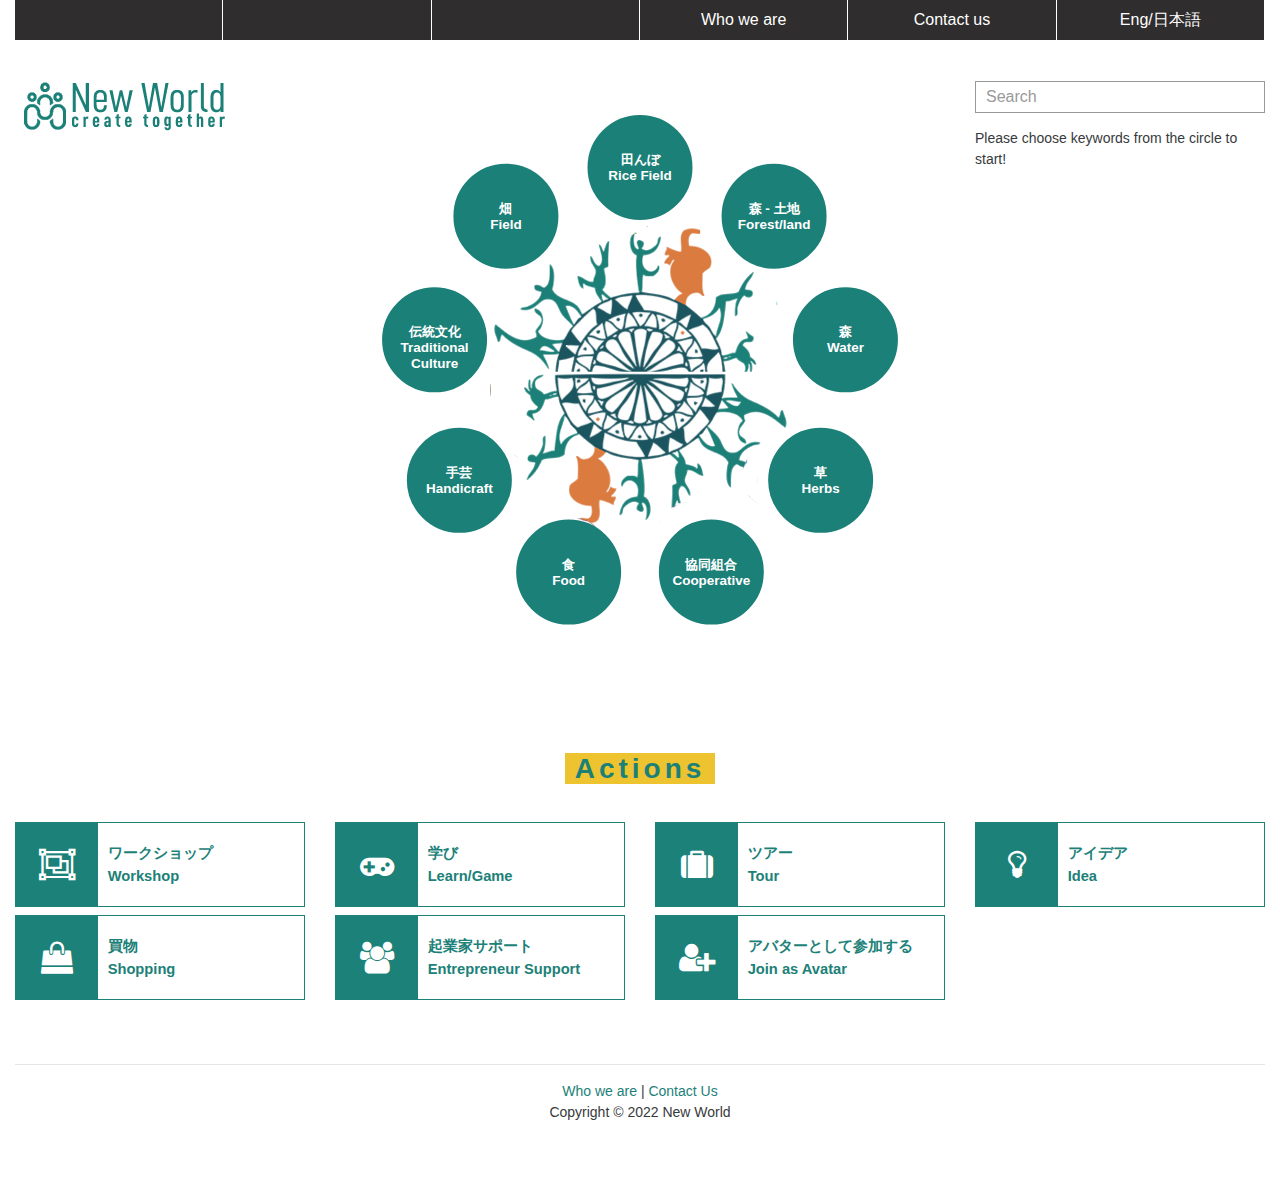
<file: index.html>
<!DOCTYPE html>
<html lang="en">
<head>
    <meta charset="utf-8">
    <meta http-equiv="X-UA-Compatible" content="IE=edge">
    <meta name="viewport" content="width=device-width, initial-scale=1">

    <title>新世界 - New World one piece</title>
    <!-- load stylesheets -->
    <link rel="stylesheet" href="https://fonts.googleapis.com/css?family=Open+Sans:300,400">
    <!-- Google web font "Open Sans" -->
    <link rel="stylesheet" href="font-awesome-4.5.0/css/font-awesome.min.css">
    <!-- Font Awesome -->
    <link rel="stylesheet" href="css/bootstrap.min.css">
    <!-- Bootstrap style -->
    <link rel="stylesheet" href="css/magnific-popup.css">
    <!-- Magnific popup style (http://dimsemenov.com/plugins/magnific-popup/) -->
    <link rel="stylesheet" href="css/style.css">
    <!-- HTML5 shim and Respond.js for IE8 support of HTML5 elements and media queries -->
    <!-- WARNING: Respond.js doesn't work if you view the page via file:// -->
    <!--[if lt IE 9]>
    <script src="https://oss.maxcdn.com/html5shiv/3.7.2/html5shiv.min.js"></script>
    <script src="https://oss.maxcdn.com/respond/1.4.2/respond.min.js"></script>
    <![endif]-->
</head>
<body>
    <!-- Header gallery -->
    <div class="container-fluid">
        <!-- Navigation -->
        <div class="row">
            <div class="col-lg-12">
                <nav class="navbar">
                    
                    <div id="tmNavbar">
                        <div class="nav navbar-nav tm-nav">
                            
                            <div class="col-xs-12 col-sm-12 col-md-4 col-lg-4 col-xl-4 tm-pad-0 tm-nav-item-pair tm-dummy-nav-item">
                                <div class="nav-item none">
                                </div>
                                <div class="nav-item none">
                                </div>
                            </div>
                            
                            <div class="col-xs-12 col-sm-12 col-md-4 col-lg-4 col-xl-4 tm-pad-0 tm-nav-item-pair">
                                <div class="col-xs-6 col-sm-6 col-md-6 col-lg-6 col-xl-6 nav-item">
                                </div>
                                <div class="col-xs-6 col-sm-6 col-md-6 col-lg-6 col-xl-6 nav-item">
                                    <a class="nav-link" href="about.html">Who we are</a>
                                </div>
                            </div>

                            <div class="col-xs-12 col-sm-12 col-md-4 col-lg-4 col-xl-4 tm-pad-0 tm-nav-item-pair">
                                <div class="col-xs-6 col-sm-6 col-md-6 col-lg-6 col-xl-6 nav-item">
                                    <a class="nav-link" href="contact.html">Contact us</a>
                                </div>
                                <div class="col-xs-6 col-sm-6 col-md-6 col-lg-6 col-xl-6 nav-item">
                                    <a class="nav-link" href="#!">Eng/日本語</a>
                                </div>
                            </div>                            
                            
                        </div>    
                    </div>                    
                </nav>     
            </div>
        </div> <!-- row -->

        <div class="row tm-row-margin-b tm-content-boxes-row">

            <div class="col-xs-12 col-sm-12 col-md-6 col-lg-3 col-xl-3 img-logo">
                <img src="img/new-world.png" alt="new-world-logo">
            </div>

            <div class="col-xs-12 col-sm-12 col-md-6 col-lg-3 offset-md-6">
                
                <form class="form-inline">
                    <input class="form-control" type="search" placeholder="Search" aria-label="Search">
                </form>
                <p>Please choose keywords from the circle to start!</p>
                
            </div>

        </div>

        <div class="row tm-row-margin-b tm-content-boxes-row">
            <div class="col-md-12 bunderan">
                <div class="icon"><img src="img/new_world_center.png" alt="">
                    <ul class="menu">
                        
                        <li class="spread">
                            <a class="unit" href="list.html">
                                <span class="text-bunder">森 - 土地<br>Forest/land</span>
                            </a>
                        </li>
                        
                        <li class="spread">
                            <a class="unit" href="list.html">
                                <span class="text-bunder">森<br>Water</span>
                            </a>
                        </li>
                        
                        <li class="spread">
                            <a class="unit" href="list.html">
                                <span class="text-bunder">草<br>Herbs</span>
                            </a>
                        </li>
                        
                        <li class="spread">
                            <a class="unit" href="list.html">
                                <span class="text-bunder">協同組合<br>Cooperative</span>
                            </a>
                        </li>
                        
                        <li class="spread">
                            <a class="unit" href="list.html">
                                <span class="text-bunder">食<br>Food</span>
                            </a>
                        </li>
                        
                        <li class="spread">
                            <a class="unit" href="list.html">
                                <span class="text-bunder">手芸<br>Handicraft</span>
                            </a>
                        </li>
                        
                        <li class="spread">
                            <a class="unit" href="list.html">
                                <span class="text-bunder">伝統文化<br>Traditional Culture</span>
                            </a>
                        </li>
                        
                        <li class="spread">
                            <a class="unit" href="list.html">
                                <span class="text-bunder">畑<br>Field</span>
                            </a>
                        </li>
                        
                        <li class="spread">
                            <a class="unit" href="list.html">
                                <span class="text-bunder">田んぼ<br>Rice Field</span>
                            </a>
                        </li>

                        
                    </ul>
                </div>
            </div>
            <!-- .col-md-12 -->

        </div>

        <div class="row">
            <div class="col-xs-12 col-sm-12 col-md-12 col-lg-12 col-xl-12 text-tengah">
                <h3 class="text-xs-center">
                    <span>Actions</span>
                </h3>
            </div>
        </div>
        <ul class="row">
            <li class="tm-tab-link-item col-md-3">
                <a id="tab2" href="actions.html" class="tm-tab-link">
                    <i class="fa fa-object-group tm-tab-icon"></i>
                    <span class="tm-tab-link-label">
                        ワークショップ
                        <br>Workshop
                    </span>
                </a>
            </li>

            <li class="tm-tab-link-item col-md-3">
                <a id="tab3" href="actions.html" class="tm-tab-link">
                    <i class="fa fa-gamepad tm-tab-icon"></i>
                    <span class="tm-tab-link-label">
                        学び
                        <br>Learn/Game
                    </span>
                </a>
            </li>

            <li class="tm-tab-link-item col-md-3">
                <a id="tab4" href="actions.html" class="tm-tab-link">
                    <i class="fa fa-suitcase tm-tab-icon"></i>
                    <span class="tm-tab-link-label">
                        ツアー
                        <br>Tour
                    </span>
                </a>
            </li>

            <li class="tm-tab-link-item col-md-3">
                <a id="tab5" href="actions.html" class="tm-tab-link">
                    <i class="fa fa-lightbulb-o tm-tab-icon"></i>
                    <span class="tm-tab-link-label">
                        アイデア
                        <br>Idea
                    </span>
                </a>
            </li>
            <li class="tm-tab-link-item col-md-3">
                <a id="tab6" href="actions.html" class="tm-tab-link">
                    <i class="fa fa-shopping-bag tm-tab-icon"></i>
                    <span class="tm-tab-link-label">
                        買物
                        <br>Shopping
                    </span>
                </a>
            </li>
            <li class="tm-tab-link-item col-md-3">
                <a id="tab7" href="actions.html" class="tm-tab-link">
                    <i class="fa fa-users tm-tab-icon"></i>
                    <span class="tm-tab-link-label">
                        起業家サポート
                        <br>Entrepreneur Support
                    </span>
                </a>
            </li>
            <li class="tm-tab-link-item col-md-3">
                <a id="tab8" href="actions.html" class="tm-tab-link">
                    <i class="fa fa-user-plus tm-tab-icon"></i>
                    <span class="tm-tab-link-label">
                        アバターとして参加する
                        <br>Join as Avatar
                    </span>
                </a>
            </li>
        </ul>

        <footer class="row tm-footer tm-content-boxes-row">
            <div class="col-xs-12 col-sm-12 col-md-12 col-lg-12 col-xl-12">
                <hr>
                <p class="text-xs-center no-margin">
                    <a href="#!">Who we are</a> | <a href="#!">Contact Us</a></p>
                <p class="text-xs-center tm-copyright">
                    Copyright &copy; 2022 New World
                </p>
            </div>
        </footer>    
    </div>
    <!-- container-fluid -->
    
    <!-- load JS files -->
    <script src="js/jquery-1.11.3.min.js"></script>
    <script src="https://www.atlasestateagents.co.uk/javascript/tether.min.js"></script>
    <!-- Tether for Bootstrap (http://stackoverflow.com/questions/34567939/how-to-fix-the-error-error-bootstrap-tooltips-require-tether-http-github-h) -->
    <script src="js/bootstrap.min.js"></script>
    <!-- Bootstrap (http://v4-alpha.getbootstrap.com/) -->
</body>
</html>
</file>
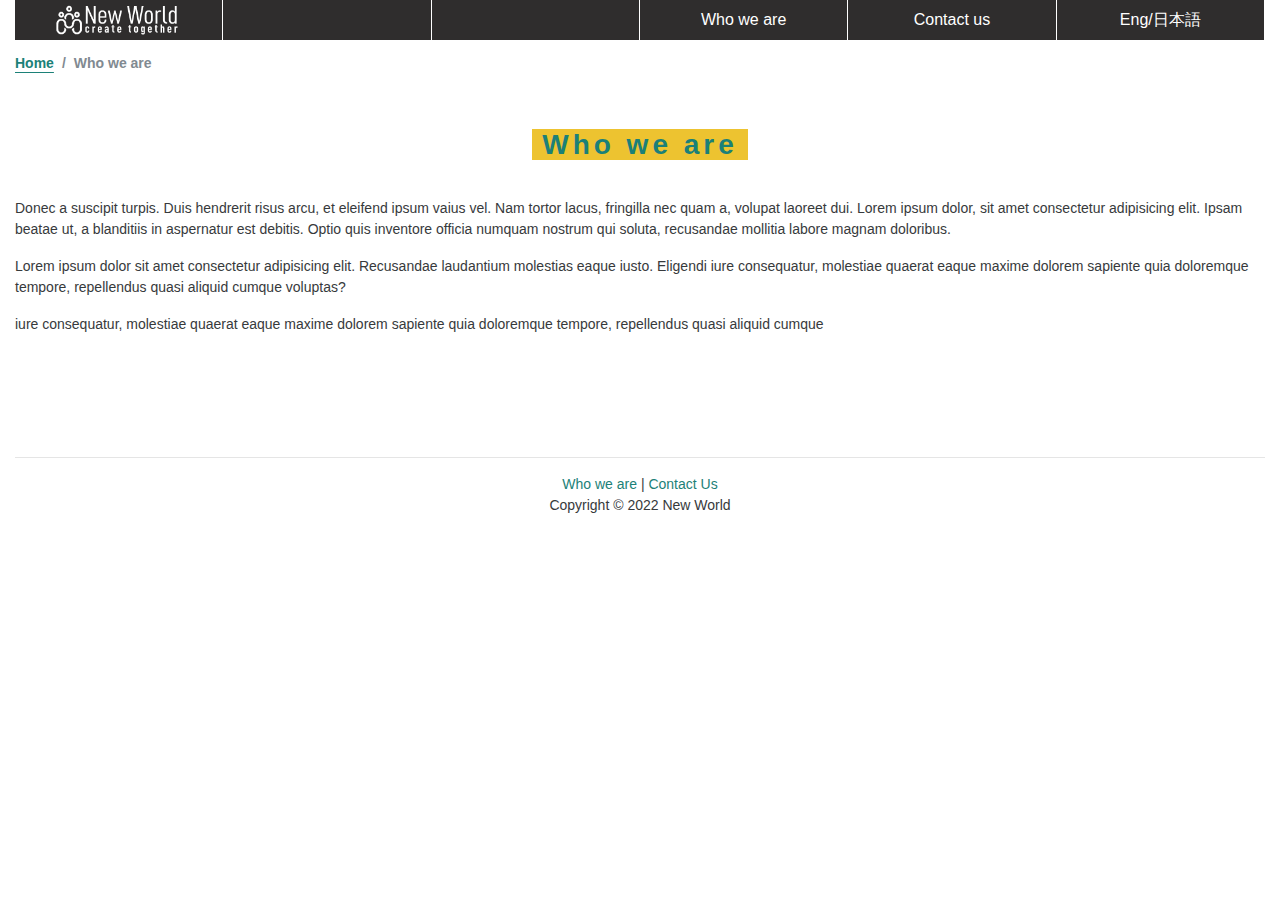
<file: about.html>
<!DOCTYPE html>
<html lang="en">

<head>
    <meta charset="utf-8">
    <meta http-equiv="X-UA-Compatible" content="IE=edge">
    <meta name="viewport" content="width=device-width, initial-scale=1">

    <title>新世界 - New World</title>
    <!-- load stylesheets -->
    <link rel="stylesheet" href="https://fonts.googleapis.com/css?family=Open+Sans:300,400">
    <!-- Google web font "Open Sans" -->
    <link rel="stylesheet" href="font-awesome-4.5.0/css/font-awesome.min.css"> <!-- Font Awesome -->
    <link rel="stylesheet" href="css/bootstrap.min.css"> <!-- Bootstrap style -->
    <link rel="stylesheet" href="css/magnific-popup.css">
    <!-- Magnific popup style (http://dimsemenov.com/plugins/magnific-popup/) -->
    <link rel="stylesheet" href="css/style.css">

    <!-- HTML5 shim and Respond.js for IE8 support of HTML5 elements and media queries -->
    <!-- WARNING: Respond.js doesn't work if you view the page via file:// -->
    <!--[if lt IE 9]>
    <script src="https://oss.maxcdn.com/html5shiv/3.7.2/html5shiv.min.js"></script>
    <script src="https://oss.maxcdn.com/respond/1.4.2/respond.min.js"></script>
    <![endif]-->
</head>

<body>
    <!-- Header gallery -->
    <div class="container-fluid">
        <!-- Navigation -->
        <div class="row">
            <div class="col-lg-12">
                <nav class="navbar">

                    <div id="tmNavbar">
                        <div class="nav navbar-nav tm-nav">

                            <div
                                class="col-xs-12 col-sm-12 col-md-4 col-lg-4 col-xl-4 tm-pad-0 tm-nav-item-pair tm-dummy-nav-item">
                                <div class="nav-item none">
                                    <a href="index.html"><img class="white-logo" src="img/new-world-putih.png" alt="logo new world"></a>
                                </div>
                                <div class="nav-item none">
                                </div>
                            </div>

                            <div class="col-xs-12 col-sm-12 col-md-4 col-lg-4 col-xl-4 tm-pad-0 tm-nav-item-pair">
                                <div class="col-xs-6 col-sm-6 col-md-6 col-lg-6 col-xl-6 nav-item">
                                    <a class="display-mobile" href="index.html"><img class="white-logo" src="img/new-world-putih.png" alt="logo new world"></a>
                                </div>
                                <div class="col-xs-6 col-sm-6 col-md-6 col-lg-6 col-xl-6 nav-item">
                                    <a class="nav-link" href="about.html">Who we are</a>
                                </div>
                            </div>

                            <div class="col-xs-12 col-sm-12 col-md-4 col-lg-4 col-xl-4 tm-pad-0 tm-nav-item-pair">
                                <div class="col-xs-6 col-sm-6 col-md-6 col-lg-6 col-xl-6 nav-item">
                                    <a class="nav-link" href="contact.html">Contact us</a>
                                </div>
                                <div class="col-xs-6 col-sm-6 col-md-6 col-lg-6 col-xl-6 nav-item">
                                    <a class="nav-link" href="#!">Eng/日本語</a>
                                </div>
                            </div>
                        </div>
                    </div>
                </nav>
            </div>
        </div> <!-- row -->

        <div class="row">
            <div class="col-xs-12">
                <nav aria-label="breadcrumb">
                    <ol class="breadcrumb">
                        <li class="breadcrumb-item"><a href="index.html">Home</a></li>
                        <li class="breadcrumb-item active" aria-current="page">Who we are</li>
                    </ol>
                </nav>
            </div>
        </div>

        <div class="row tm-services-row detail">
            <div class="col-xs-12 text-tengah">
                <h3 class="text-xs-center">
                    <span>
                    Who we are
                    </span>
                </h3>
                <p>Donec a suscipit turpis. Duis hendrerit risus arcu, et eleifend ipsum vaius vel. Nam tortor
                    lacus, fringilla nec quam a, volupat laoreet dui. Lorem ipsum dolor, sit amet consectetur adipisicing elit. Ipsam beatae ut, a blanditiis in aspernatur est debitis. Optio quis inventore officia numquam nostrum qui soluta, recusandae mollitia labore magnam doloribus. </p>
                <p>Lorem ipsum dolor sit amet consectetur adipisicing elit. Recusandae laudantium molestias eaque iusto. Eligendi iure consequatur, molestiae quaerat eaque maxime dolorem sapiente quia doloremque tempore, repellendus quasi aliquid cumque voluptas?</p>

                <p>iure consequatur, molestiae quaerat eaque maxime dolorem sapiente quia doloremque tempore, repellendus quasi aliquid cumque</p>
            </div>
        </div>
        <!-- .row .tm-services-row -->

        <footer class="row tm-footer tm-content-boxes-row">
            <div class="col-xs-12 col-sm-12 col-md-12 col-lg-12 col-xl-12">
                <hr>
                <p class="text-xs-center no-margin">
                    <a href="#!">Who we are</a> | <a href="#!">Contact Us</a></p>
                <p class="text-xs-center tm-copyright">
                    Copyright &copy; 2022 New World
                </p>
            </div>
        </footer>

    

    </div> <!-- container-fluid -->

    <!-- load JS files -->
    <script src="js/jquery-1.11.3.min.js"></script> <!-- jQuery (https://jquery.com/download/) -->
    <script src="https://www.atlasestateagents.co.uk/javascript/tether.min.js"></script>
    <!-- Tether for Bootstrap (http://stackoverflow.com/questions/34567939/how-to-fix-the-error-error-bootstrap-tooltips-require-tether-http-github-h) -->
    <script src="js/bootstrap.min.js"></script> <!-- Bootstrap (http://v4-alpha.getbootstrap.com/) -->
    <script src="js/jquery.magnific-popup.min.js"></script> <!-- Magnific popup (http://dimsemenov.com/plugins/magnific-popup/) -->
    <script>     
    
        $(window).load(function(){

            /* Gallery pop up
            -----------------------------------------*/
            $('.tm-header-gallery').magnificPopup({
                delegate: 'a', // child items selector, by clicking on it popup will open
                type: 'image',
                gallery:{enabled:true}                
            });

            // Tabs
            // http://stackoverflow.com/questions/11645081/how-to-build-simple-tabs-with-jquery
            $('.tm-tab-content-box').hide();                
            //$('#tab1C').fadeIn('slow');
            $('#tab1C').show();

            $('.tm-tab-link').click(function(){
                
                var t = $(this).attr('id');
                
                $('.tm-tab-link').removeClass('active');
                $(this).addClass('active');                    

                $('.tm-tab-content-box').hide();
                $('#'+ t + 'C').fadeIn('slow');
            
            });

            // Remove preloader
            // https://ihatetomatoes.net/create-custom-preloading-screen/
            $('body').addClass('loaded');
                        
        });

    </script>   
</body>

</html>
</file>
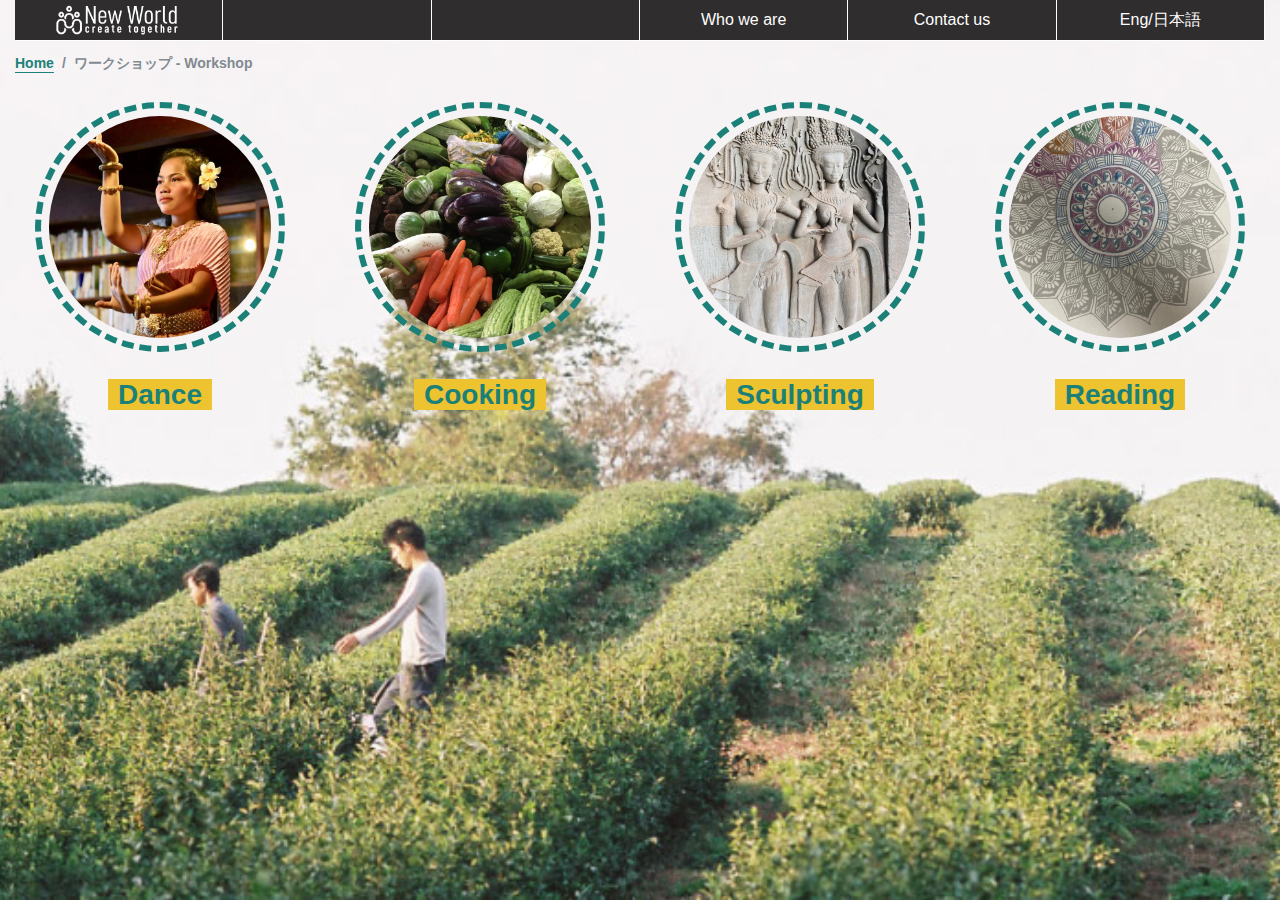
<file: actions.html>
<!DOCTYPE html>
<html lang="en">

<head>
    <meta charset="utf-8">
    <meta http-equiv="X-UA-Compatible" content="IE=edge">
    <meta name="viewport" content="width=device-width, initial-scale=1">

    <title>新世界 - New World</title>
    <!-- load stylesheets -->
    <link rel="stylesheet" href="https://fonts.googleapis.com/css?family=Open+Sans:300,400">
    <!-- Google web font "Open Sans" -->
    <link rel="stylesheet" href="font-awesome-4.5.0/css/font-awesome.min.css"> <!-- Font Awesome -->
    <link rel="stylesheet" href="css/bootstrap.min.css"> <!-- Bootstrap style -->
    <link rel="stylesheet" href="css/magnific-popup.css">
    <!-- Magnific popup style (http://dimsemenov.com/plugins/magnific-popup/) -->
    <link rel="stylesheet" href="css/style.css">

    <!-- HTML5 shim and Respond.js for IE8 support of HTML5 elements and media queries -->
    <!-- WARNING: Respond.js doesn't work if you view the page via file:// -->
    <!--[if lt IE 9]>
    <script src="https://oss.maxcdn.com/html5shiv/3.7.2/html5shiv.min.js"></script>
    <script src="https://oss.maxcdn.com/respond/1.4.2/respond.min.js"></script>
    <![endif]-->
</head>

<body class="bg-image">
    <!-- Header gallery -->
    <div class="container-fluid">
        <!-- Navigation -->
        <div class="row">
            <div class="col-lg-12">
                <nav class="navbar">

                    <div id="tmNavbar">
                        <div class="nav navbar-nav tm-nav">

                            <div
                                class="col-xs-12 col-sm-12 col-md-4 col-lg-4 col-xl-4 tm-pad-0 tm-nav-item-pair tm-dummy-nav-item">
                                <div class="nav-item none">
                                    <a href="index.html"><img class="white-logo" src="img/new-world-putih.png" alt="logo new world"></a>
                                </div>
                                <div class="nav-item none">
                                </div>
                            </div>

                            <div class="col-xs-12 col-sm-12 col-md-4 col-lg-4 col-xl-4 tm-pad-0 tm-nav-item-pair">
                                <div class="col-xs-6 col-sm-6 col-md-6 col-lg-6 col-xl-6 nav-item">
                                    <a class="display-mobile" href="index.html"><img class="white-logo" src="img/new-world-putih.png" alt="logo new world"></a>
                                </div>
                                <div class="col-xs-6 col-sm-6 col-md-6 col-lg-6 col-xl-6 nav-item">
                                    <a class="nav-link" href="about.html">Who we are</a>
                                </div>
                            </div>

                            <div class="col-xs-12 col-sm-12 col-md-4 col-lg-4 col-xl-4 tm-pad-0 tm-nav-item-pair">
                                <div class="col-xs-6 col-sm-6 col-md-6 col-lg-6 col-xl-6 nav-item">
                                    <a class="nav-link" href="contact.html">Contact us</a>
                                </div>
                                <div class="col-xs-6 col-sm-6 col-md-6 col-lg-6 col-xl-6 nav-item">
                                    <a class="nav-link" href="#!">Eng/日本語</a>
                                </div>
                            </div>
                        </div>
                    </div>
                </nav>
            </div>
        </div> <!-- row -->

        <div class="row">
            <div class="col-xs-12">
                <nav aria-label="breadcrumb">
                    <ol class="breadcrumb">
                        <li class="breadcrumb-item"><a href="index.html">Home</a></li>
                        <li class="breadcrumb-item active" aria-current="page">ワークショップ - Workshop</li>
                    </ol>
                </nav>
            </div>
        </div>

        <div class="row tm-services-row">
            <div class="col-xs-12 col-sm-6 col-md-3">
                <div class="action-image">
                    <a href="detail.html">
                        <img loading="lazy" src="img/action-1.jpg">
                        <h3>
                            <span>Dance</span>
                        </h3>
                    </a>
                </div>
            </div>
            <div class="col-xs-12 col-sm-6 col-md-3">
                <div class="action-image">
                    <a href="detail.html">
                        <img loading="lazy" src="img/action-2.jpg">
                        <h3>
                            <span>Cooking</span>
                        </h3>
                    </a>
                </div>
            </div>
            <div class="col-xs-12 col-sm-6 col-md-3">
                <div class="action-image">
                    <a href="detail.html">
                        <img loading="lazy" src="img/action-3.jpg">
                        <h3>
                            <span>Sculpting</span>
                        </h3>
                    </a>
                </div>
            </div>
            <div class="col-xs-12 col-sm-6 col-md-3">
                <div class="action-image">
                    <a href="detail.html">
                        <img loading="lazy" src="img/action-4.jpg">
                        <h3>
                            <span>Reading</span>
                        </h3>
                    </a>
                </div>
            </div>
        </div>
        <!-- .row .tm-services-row -->

        <!-- <footer class="row tm-footer tm-content-boxes-row">
            <div class="col-xs-12 col-sm-12 col-md-12 col-lg-12 col-xl-12">
                <hr>
                <p class="text-xs-center no-margin">
                    <a href="#!">Who we are</a> | <a href="#!">Contact Us</a></p>
                <p class="text-xs-center tm-copyright">
                    Copyright &copy; 2022 New World
                </p>
            </div>
        </footer> -->

    

    </div> <!-- container-fluid -->

    <!-- load JS files -->
    <script src="js/jquery-1.11.3.min.js"></script> <!-- jQuery (https://jquery.com/download/) -->
    <script src="https://www.atlasestateagents.co.uk/javascript/tether.min.js"></script>
    <!-- Tether for Bootstrap (http://stackoverflow.com/questions/34567939/how-to-fix-the-error-error-bootstrap-tooltips-require-tether-http-github-h) -->
    <script src="js/bootstrap.min.js"></script> <!-- Bootstrap (http://v4-alpha.getbootstrap.com/) -->
    <script src="js/jquery.magnific-popup.min.js"></script> <!-- Magnific popup (http://dimsemenov.com/plugins/magnific-popup/) -->
    <script>     
    
        $(window).load(function(){

            /* Gallery pop up
            -----------------------------------------*/
            $('.tm-header-gallery').magnificPopup({
                delegate: 'a', // child items selector, by clicking on it popup will open
                type: 'image',
                gallery:{enabled:true}                
            });

            // Tabs
            // http://stackoverflow.com/questions/11645081/how-to-build-simple-tabs-with-jquery
            $('.tm-tab-content-box').hide();                
            //$('#tab1C').fadeIn('slow');
            $('#tab1C').show();

            $('.tm-tab-link').click(function(){
                
                var t = $(this).attr('id');
                
                $('.tm-tab-link').removeClass('active');
                $(this).addClass('active');                    

                $('.tm-tab-content-box').hide();
                $('#'+ t + 'C').fadeIn('slow');
            
            });

            // Remove preloader
            // https://ihatetomatoes.net/create-custom-preloading-screen/
            $('body').addClass('loaded');
                        
        });

    </script>   
</body>

</html>
</file>
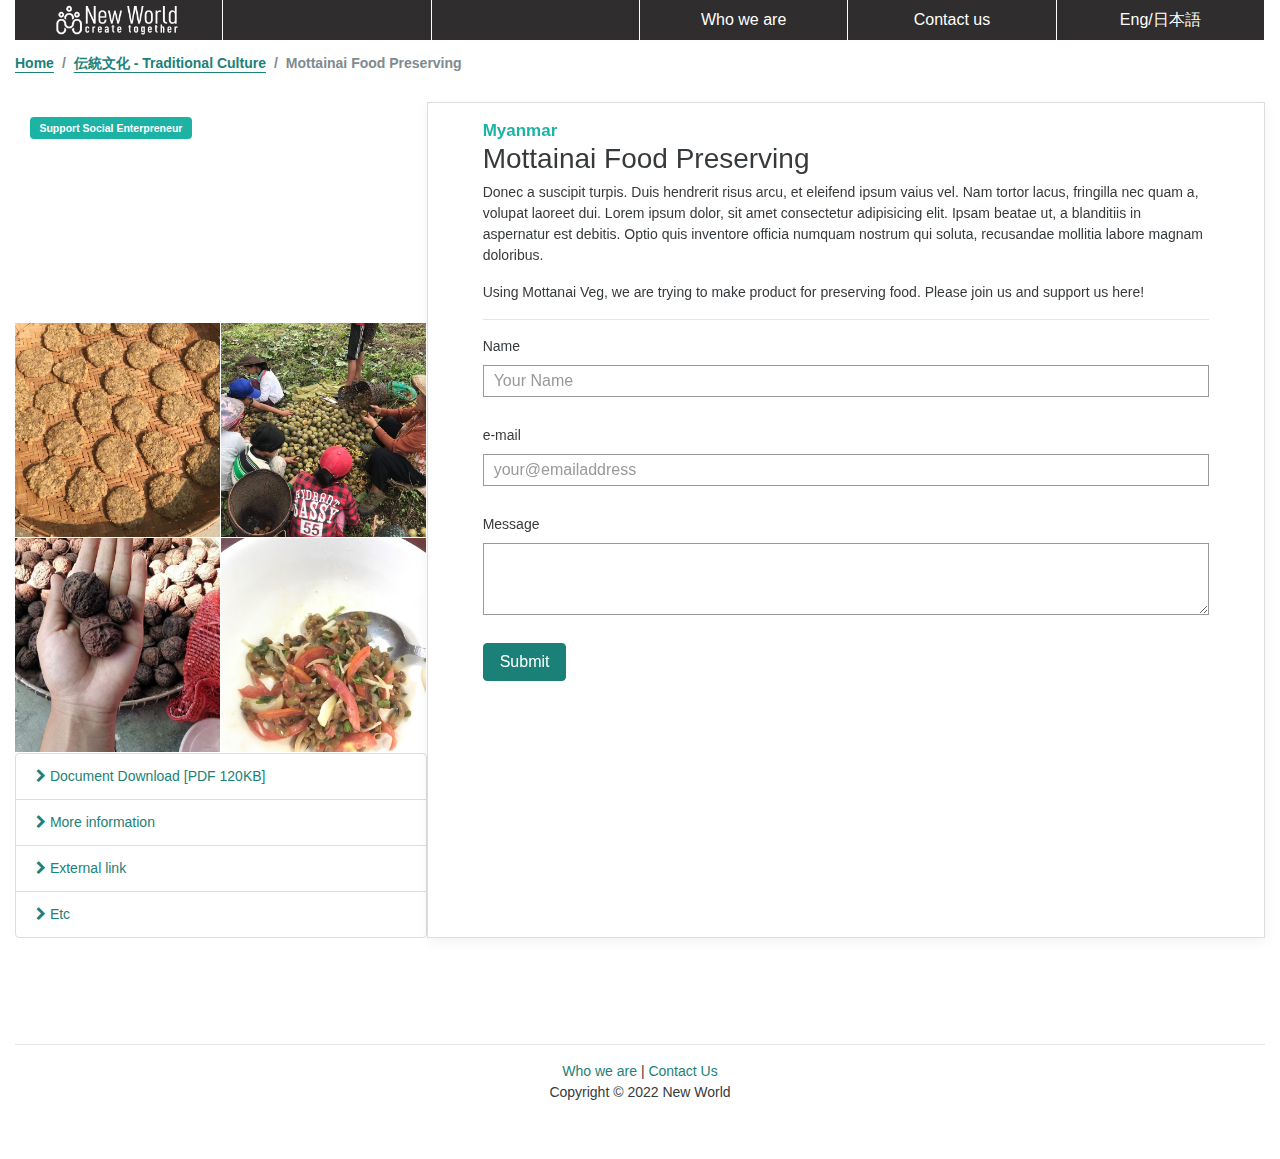
<file: detail.html>
<!DOCTYPE html>
<html lang="en">

<head>
    <meta charset="utf-8">
    <meta http-equiv="X-UA-Compatible" content="IE=edge">
    <meta name="viewport" content="width=device-width, initial-scale=1">

    <title>新世界 - New World</title>
    <!-- load stylesheets -->
    <link rel="stylesheet" href="https://fonts.googleapis.com/css?family=Open+Sans:300,400">
    <!-- Google web font "Open Sans" -->
    <link rel="stylesheet" href="font-awesome-4.5.0/css/font-awesome.min.css"> <!-- Font Awesome -->
    <link rel="stylesheet" href="css/bootstrap.min.css"> <!-- Bootstrap style -->
    <link rel="stylesheet" href="css/magnific-popup.css">
    <!-- Magnific popup style (http://dimsemenov.com/plugins/magnific-popup/) -->
    <link rel="stylesheet" href="css/style.css">

    <!-- HTML5 shim and Respond.js for IE8 support of HTML5 elements and media queries -->
    <!-- WARNING: Respond.js doesn't work if you view the page via file:// -->
    <!--[if lt IE 9]>
    <script src="https://oss.maxcdn.com/html5shiv/3.7.2/html5shiv.min.js"></script>
    <script src="https://oss.maxcdn.com/respond/1.4.2/respond.min.js"></script>
    <![endif]-->
</head>

<body>
    <!-- Header gallery -->
    <div class="container-fluid">
        <!-- Navigation -->
        <div class="row">
            <div class="col-lg-12">
                <nav class="navbar">

                    <div id="tmNavbar">
                        <div class="nav navbar-nav tm-nav">

                            <div
                                class="col-xs-12 col-sm-12 col-md-4 col-lg-4 col-xl-4 tm-pad-0 tm-nav-item-pair tm-dummy-nav-item">
                                <div class="nav-item none">
                                    <a href="index.html"><img class="white-logo" src="img/new-world-putih.png" alt="logo new world"></a>
                                </div>
                                <div class="nav-item none">
                                </div>
                            </div>

                            <div class="col-xs-12 col-sm-12 col-md-4 col-lg-4 col-xl-4 tm-pad-0 tm-nav-item-pair">
                                <div class="col-xs-6 col-sm-6 col-md-6 col-lg-6 col-xl-6 nav-item">
                                    <a class="display-mobile" href="index.html"><img class="white-logo" src="img/new-world-putih.png" alt="logo new world"></a>
                                </div>
                                <div class="col-xs-6 col-sm-6 col-md-6 col-lg-6 col-xl-6 nav-item">
                                    <a class="nav-link" href="about.html">Who we are</a>
                                </div>
                            </div>

                            <div class="col-xs-12 col-sm-12 col-md-4 col-lg-4 col-xl-4 tm-pad-0 tm-nav-item-pair">
                                <div class="col-xs-6 col-sm-6 col-md-6 col-lg-6 col-xl-6 nav-item">
                                    <a class="nav-link" href="contact.html">Contact us</a>
                                </div>
                                <div class="col-xs-6 col-sm-6 col-md-6 col-lg-6 col-xl-6 nav-item">
                                    <a class="nav-link" href="#!">Eng/日本語</a>
                                </div>
                            </div>
                        </div>
                    </div>
                </nav>
            </div>
        </div> <!-- row -->

        <div class="row">
            <div class="col-xs-12">
                <nav aria-label="breadcrumb">
                    <ol class="breadcrumb">
                        <li class="breadcrumb-item"><a href="index.html">Home</a></li>
                        <li class="breadcrumb-item"><a href="list.html">伝統文化 - Traditional Culture</a></li>
                        <li class="breadcrumb-item active" aria-current="page">Mottainai Food Preserving</li>
                    </ol>
                </nav>
            </div>
        </div>

        <div class="row tm-services-row detail">
            <div class="col-xs-12 col-sm-12 col-md-4 tm-services-col-left">
                <div>
                    <iframe width="100%" height="215" src="https://www.youtube.com/embed/irLMFbPqhoE"
                        title="YouTube video player" frameborder="0"
                        allow="accelerometer; autoplay; clipboard-write; encrypted-media; gyroscope; picture-in-picture"
                        allowfullscreen></iframe>
                    <span class="badge badge-primary">Support Social Enterpreneur</span>
                    <div class="menu-detail tm-header-gallery">
                        <a href="img/list-1.jpg">
                            <img src="img/list-1.jpg" alt="Image"
                            class="img-fluid tm-header-img col-xs-6 col-sm-6 col-md-6 col-lg-6 col-xl-6 tm-pad-0">
                        </a>
                        <a href="img/detail-1.jpg">
                            <img src="img/detail-1.jpg" alt="Image"
                            class="img-fluid tm-header-img col-xs-6 col-sm-6 col-md-6 col-lg-6 col-xl-6 tm-pad-0">
                        </a>
                        <a href="img/detail-2.jpg">
                            <img src="img/detail-2.jpg" alt="Image"
                            class="img-fluid tm-header-img col-xs-6 col-sm-6 col-md-6 col-lg-6 col-xl-6 tm-pad-0">
                        </a>
                        <a href="img/detail-3.jpg">
                            <img src="img/detail-3.jpg" alt="Image"
                            class="img-fluid tm-header-img col-xs-6 col-sm-6 col-md-6 col-lg-6 col-xl-6 tm-pad-0">
                        </a>
                    </div>
                    <ul class="list-group">
                        <li class="list-group-item">
                            <a href="#!"><i class="fa fa-chevron-right"></i> Document Download [PDF 120KB]</a>
                        </li>
                        <li class="list-group-item">
                            <a href="#!"><i class="fa fa-chevron-right"></i> More information</a>
                        </li>
                        <li class="list-group-item">
                            <a href="#!"><i class="fa fa-chevron-right"></i> External link</a>
                        </li>
                        <li class="list-group-item">
                            <a href="#!"><i class="fa fa-chevron-right"></i> Etc</a>
                        </li>
                        
                    </ul>
                </div>
            </div>

            <div class="col-xs-12 col-sm-12 col-md-8 tm-services-col-right">
                <div class="tm-services-box detail">
                    <p class="country-text tm-blue-text">Myanmar</p>
                    <h3>Mottainai Food Preserving</h3>
                    <p>Donec a suscipit turpis. Duis hendrerit risus arcu, et eleifend ipsum vaius vel. Nam tortor
                        lacus, fringilla nec quam a, volupat laoreet dui. Lorem ipsum dolor, sit amet consectetur adipisicing elit. Ipsam beatae ut, a blanditiis in aspernatur est debitis. Optio quis inventore officia numquam nostrum qui soluta, recusandae mollitia labore magnam doloribus. </p>
                        <p>Using Mottanai Veg, we are trying to make product for preserving food. Please join us and support
                            us here! </p>

                    <hr>
                    <form>
                        <div class="form-group">
                            <label for="inputAddress">Name</label>
                            <input type="text" class="form-control" id="inputAddress" placeholder="Your Name">
                        </div>
                        <div class="form-group">
                            <label for="inputAddress2">e-mail</label>
                            <input type="email" class="form-control" id="inputAddress2"
                                placeholder="your@emailaddress">
                        </div>
                        <div class="form-group">
                            <label for="inputAddress2">Message</label>
                            <textarea class="form-control" name="" id="" rows="3"></textarea>
                        </div>

                        <button type="submit" class="btn btn-primary">Submit</button>
                    </form>
                </div>
            </div>
        </div>
        <!-- .row .tm-services-row -->

        <footer class="row tm-footer tm-content-boxes-row">
            <div class="col-xs-12 col-sm-12 col-md-12 col-lg-12 col-xl-12">
                <hr>
                <p class="text-xs-center no-margin">
                    <a href="#!">Who we are</a> | <a href="#!">Contact Us</a></p>
                <p class="text-xs-center tm-copyright">
                    Copyright &copy; 2022 New World
                </p>
            </div>
        </footer>

    

    </div> <!-- container-fluid -->

    <!-- load JS files -->
    <script src="js/jquery-1.11.3.min.js"></script> <!-- jQuery (https://jquery.com/download/) -->
    <script src="https://www.atlasestateagents.co.uk/javascript/tether.min.js"></script>
    <!-- Tether for Bootstrap (http://stackoverflow.com/questions/34567939/how-to-fix-the-error-error-bootstrap-tooltips-require-tether-http-github-h) -->
    <script src="js/bootstrap.min.js"></script> <!-- Bootstrap (http://v4-alpha.getbootstrap.com/) -->
    <script src="js/jquery.magnific-popup.min.js"></script> <!-- Magnific popup (http://dimsemenov.com/plugins/magnific-popup/) -->
    <script>     
    
        $(window).load(function(){

            /* Gallery pop up
            -----------------------------------------*/
            $('.tm-header-gallery').magnificPopup({
                delegate: 'a', // child items selector, by clicking on it popup will open
                type: 'image',
                gallery:{enabled:true}                
            });

            // Tabs
            // http://stackoverflow.com/questions/11645081/how-to-build-simple-tabs-with-jquery
            $('.tm-tab-content-box').hide();                
            //$('#tab1C').fadeIn('slow');
            $('#tab1C').show();

            $('.tm-tab-link').click(function(){
                
                var t = $(this).attr('id');
                
                $('.tm-tab-link').removeClass('active');
                $(this).addClass('active');                    

                $('.tm-tab-content-box').hide();
                $('#'+ t + 'C').fadeIn('slow');
            
            });

            // Remove preloader
            // https://ihatetomatoes.net/create-custom-preloading-screen/
            $('body').addClass('loaded');
                        
        });

    </script>   
</body>

</html>
</file>
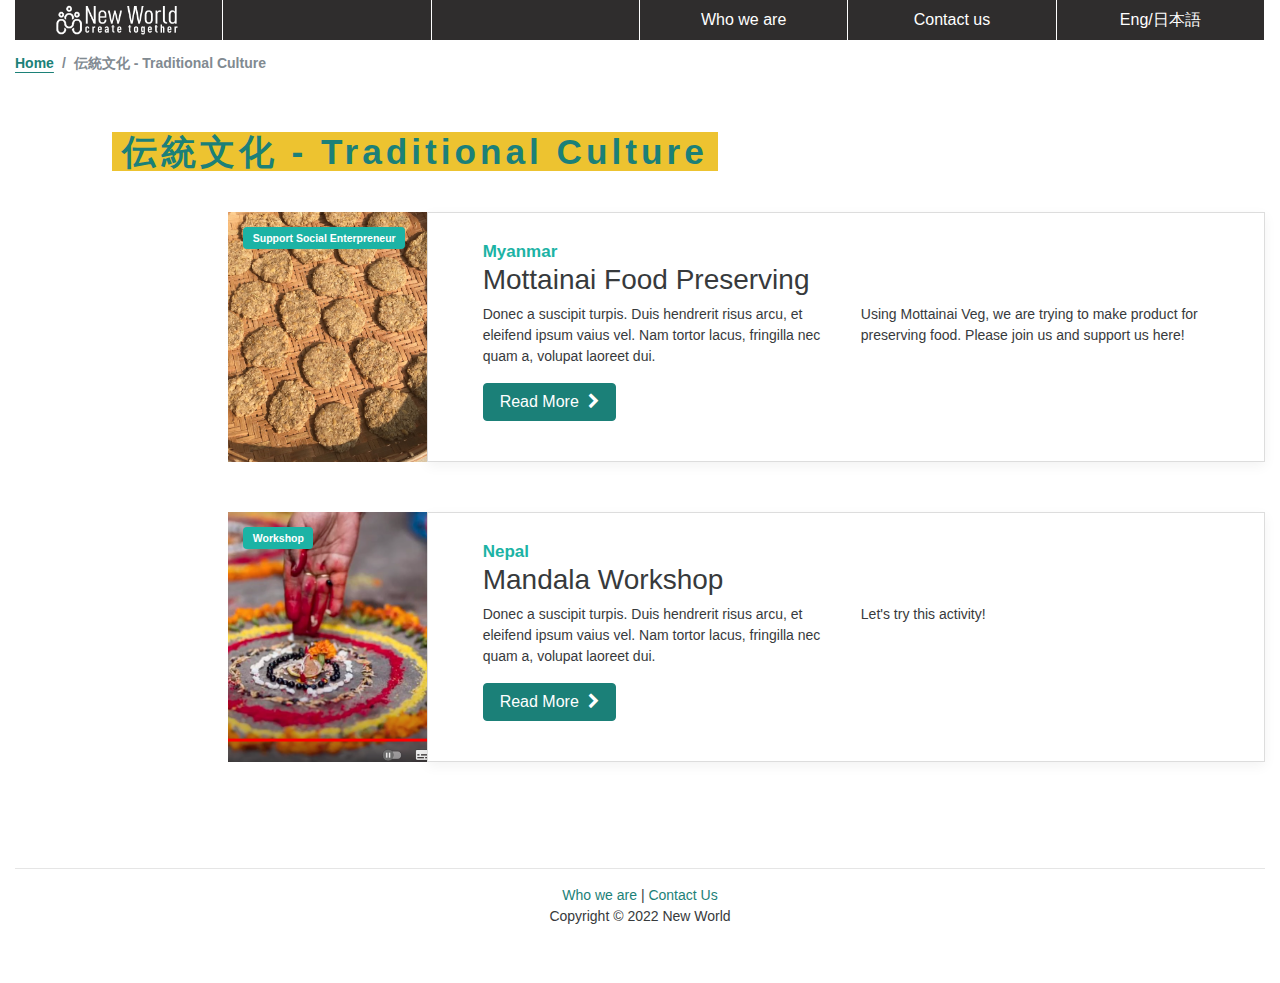
<file: list.html>
<!DOCTYPE html>
<html lang="en">

<head>
    <meta charset="utf-8">
    <meta http-equiv="X-UA-Compatible" content="IE=edge">
    <meta name="viewport" content="width=device-width, initial-scale=1">

    <title>新世界 - New World</title>
    <!-- load stylesheets -->
    <link rel="stylesheet" href="https://fonts.googleapis.com/css?family=Open+Sans:300,400">
    <!-- Google web font "Open Sans" -->
    <link rel="stylesheet" href="font-awesome-4.5.0/css/font-awesome.min.css"> <!-- Font Awesome -->
    <link rel="stylesheet" href="css/bootstrap.min.css"> <!-- Bootstrap style -->
    <link rel="stylesheet" href="css/magnific-popup.css">
    <!-- Magnific popup style (http://dimsemenov.com/plugins/magnific-popup/) -->
    <link rel="stylesheet" href="css/style.css">

    <!-- HTML5 shim and Respond.js for IE8 support of HTML5 elements and media queries -->
    <!-- WARNING: Respond.js doesn't work if you view the page via file:// -->
    <!--[if lt IE 9]>
    <script src="https://oss.maxcdn.com/html5shiv/3.7.2/html5shiv.min.js"></script>
    <script src="https://oss.maxcdn.com/respond/1.4.2/respond.min.js"></script>
    <![endif]-->
</head>

<body>
    <!-- Header gallery -->
    <div class="container-fluid">
        <!-- Navigation -->
        <div class="row">
            <div class="col-lg-12">
                <nav class="navbar">

                    <div id="tmNavbar">
                        <div class="nav navbar-nav tm-nav">

                            <div
                                class="col-xs-12 col-sm-12 col-md-4 col-lg-4 col-xl-4 tm-pad-0 tm-nav-item-pair tm-dummy-nav-item">
                                <div class="nav-item none">
                                    <a href="index.html"><img class="white-logo" src="img/new-world-putih.png" alt="logo new world"></a>
                                </div>
                                <div class="nav-item none">
                                </div>
                            </div>

                            <div class="col-xs-12 col-sm-12 col-md-4 col-lg-4 col-xl-4 tm-pad-0 tm-nav-item-pair">
                                <div class="col-xs-6 col-sm-6 col-md-6 col-lg-6 col-xl-6 nav-item">
                                    <a class="display-mobile" href="index.html"><img class="white-logo" src="img/new-world-putih.png" alt="logo new world"></a>
                                </div>
                                <div class="col-xs-6 col-sm-6 col-md-6 col-lg-6 col-xl-6 nav-item">
                                    <a class="nav-link" href="about.html">Who we are</a>
                                </div>
                            </div>

                            <div class="col-xs-12 col-sm-12 col-md-4 col-lg-4 col-xl-4 tm-pad-0 tm-nav-item-pair">
                                <div class="col-xs-6 col-sm-6 col-md-6 col-lg-6 col-xl-6 nav-item">
                                    <a class="nav-link" href="contact.html">Contact us</a>
                                </div>
                                <div class="col-xs-6 col-sm-6 col-md-6 col-lg-6 col-xl-6 nav-item">
                                    <a class="nav-link" href="#!">Eng/日本語</a>
                                </div>
                            </div>

                        </div>
                    </div>
                </nav>
            </div>
        </div> <!-- row -->

        <div class="row">
            <div class="col-xs-12">
                <nav aria-label="breadcrumb">
                    <ol class="breadcrumb">
                      <li class="breadcrumb-item"><a href="index.html">Home</a></li>
                      <li class="breadcrumb-item active" aria-current="page">伝統文化 - Traditional Culture</li>
                    </ol>
                  </nav>
            </div>
        </div>

        <div class="row">
            <div class="col-xs-12 col-md-11 offset-md-1 text-tengah">
                <h3 class="tm-about-title">
                    <span>伝統文化 - Traditional Culture</span>
                </h3>
            </div>
        </div>

        <div class="row tm-services-row list">
            <div class="col-xs-12 col-sm-12 col-md-2 offset-md-2 tm-services-col-left">
                <div>
                    <img src="img/list-1.jpg" alt="Image" class="img-responsive tm-pad-0">
                    <span class="badge badge-primary">Support Social Enterpreneur</span>
                </div>
            </div>
        
            <div class="col-xs-12 col-sm-12 col-md-8 tm-services-col-right">                    
                <div class="tm-services-box">
                    <div class="row">
                        <div class="col-md-12">
                            <p class="country-text tm-blue-text">Myanmar</p>
                            <h3 >Mottainai Food Preserving</h3>
                        </div>
                        <div class="col-md-6">
                            <p>Donec a suscipit turpis. Duis hendrerit risus arcu, et eleifend ipsum vaius vel. Nam tortor lacus, fringilla nec quam a, volupat laoreet dui. </p>
                            <div class="btn-group" role="group">
                                <a href="detail.html"><button type="button" class="btn btn-info">Read More &nbsp;<i class="fa fa-chevron-right"></i></button></a>
                            </div>
                        </div>
                        <!-- .col-md-6 -->
                        <div class="col-md-6">
                            <p>Using Mottainai Veg, we are trying to make product for preserving food. Please join us and support us here! </p>
                            <!-- <button type="button" class="btn btn-info">Contact Us &nbsp;<i class="fa fa-chevron-right"></i></button> -->
                        </div>
                    </div>
                </div>
            </div>
        </div>
        <!-- .row .tm-services-row -->

        <div class="row tm-services-row list">
            <div class="col-xs-12 col-sm-12 col-md-2 offset-md-2 tm-services-col-left">
                <div>
                    <img src="img/list-2.jpg" alt="Image" class="img-responsive tm-pad-0">
                    <span class="badge badge-primary">Workshop</span>
                </div>
            </div>
            
            <div class="col-xs-12 col-sm-12 col-md-8 tm-services-col-right">                    
                <div class="tm-services-box">
                    <div class="row">
                        <div class="col-md-12">
                            <p class="country-text tm-blue-text">Nepal</p>
                            <h3 >Mandala Workshop</h3>
                        </div>
                        <div class="col-md-6">
                            <p>Donec a suscipit turpis. Duis hendrerit risus arcu, et eleifend ipsum vaius vel. Nam tortor lacus, fringilla nec quam a, volupat laoreet dui. </p>
                            <div class="btn-group" role="group">
                                <a href="detail.html"><button type="button" class="btn btn-info">Read More &nbsp;<i class="fa fa-chevron-right"></i></button></a>
                            </div>
                        </div>
                        <!-- .col-md-6 -->
                        <div class="col-md-6">
                            <p>Let's try this activity! </p>
                            <!-- <button type="button" class="btn btn-info">Contact Us &nbsp;<i class="fa fa-chevron-right"></i></button> -->
                        </div>
                    </div>
                    
                </div>
                
            </div>
        </div>
        <!-- .row .tm-services-row -->

        

        <footer class="row tm-footer tm-content-boxes-row">
            <div class="col-xs-12 col-sm-12 col-md-12 col-lg-12 col-xl-12">
                <hr>
                <p class="text-xs-center no-margin">
                    <a href="#!">Who we are</a> | <a href="#!">Contact Us</a></p>
                <p class="text-xs-center tm-copyright">
                    Copyright &copy; 2022 New World
                </p>
            </div>
        </footer>

    </div> <!-- container-fluid -->

    <!-- load JS files -->
    <script src="js/jquery-1.11.3.min.js"></script> <!-- jQuery (https://jquery.com/download/) -->
    <script src="https://www.atlasestateagents.co.uk/javascript/tether.min.js"></script>
    <!-- Tether for Bootstrap (http://stackoverflow.com/questions/34567939/how-to-fix-the-error-error-bootstrap-tooltips-require-tether-http-github-h) -->
    <script src="js/bootstrap.min.js"></script> <!-- Bootstrap (http://v4-alpha.getbootstrap.com/) -->
</body>

</html>
</file>
<file: css/style.css>
/*

Metro Fit

http://www.templatemo.com/tm-495-metro-fit

*/

/* Preloader 
	https://ihatetomatoes.net/create-custom-preloading-screen/
*/
/* ==========================================================================
   Author's custom styles
   ========================================================================== */
   #loader-wrapper { position: fixed; top: 0; left: 0; width: 100%; height: 100%; z-index: 2000; }
   #loader { display: block; position: relative; left: 50%; top: 50%; width: 150px; height: 150px; margin: -75px 0 0 -75px; border-radius: 50%; border: 3px solid transparent; border-top-color: #3498db; /* Chrome, Opera 15+, Safari 5+ */
   	-webkit-animation: spin 2s linear infinite;
   	        animation: spin 2s linear infinite; /* Chrome, Firefox 16+, IE 10+, Opera */ z-index: 2001; }
   #loader:before { content: ""; position: absolute; top: 5px; left: 5px; right: 5px; bottom: 5px; border-radius: 50%; border: 3px solid transparent;
   	border-top-color: #e74c3c; /* Chrome, Opera 15+, Safari 5+ */
   -webkit-animation: spin 3s linear infinite;
           animation: spin 3s linear infinite; /* Chrome, Firefox 16+, IE 10+, Opera */ }
   #loader:after { content: ""; position: absolute; top: 15px; left: 15px; right: 15px; bottom: 15px; border-radius: 50%; border: 3px solid transparent;
border-top-color: #f9c922; /* Chrome, Opera 15+, Safari 5+ */ -webkit-animation: spin 1.5s linear infinite; animation: spin 1.5s linear infinite; /* Chrome, Firefox 16+, IE 10+, Opera */ }
@-webkit-keyframes spin {
	0%   {  /* Chrome, Opera 15+, Safari 3.1+ */  /* IE 9 */
		-webkit-transform: rotate(0deg);
		        transform: rotate(0deg);  /* Firefox 16+, IE 10+, Opera */
	}
	100% {  /* Chrome, Opera 15+, Safari 3.1+ */  /* IE 9 */
		-webkit-transform: rotate(360deg);
		        transform: rotate(360deg);  /* Firefox 16+, IE 10+, Opera */
	}
}
@keyframes spin {
	0%   {  /* Chrome, Opera 15+, Safari 3.1+ */  /* IE 9 */
		-webkit-transform: rotate(0deg);
		        transform: rotate(0deg);  /* Firefox 16+, IE 10+, Opera */
	}
	100% {  /* Chrome, Opera 15+, Safari 3.1+ */  /* IE 9 */
		-webkit-transform: rotate(360deg);
		        transform: rotate(360deg);  /* Firefox 16+, IE 10+, Opera */
	}
}

#loader-wrapper .loader-section { position: fixed; top: 0; width: 51%; height: 100%; background: #222222; z-index: 2000;  /* Chrome, Opera 15+, Safari 3.1+ */  /* IE 9 */ -webkit-transform: translateX(0); -ms-transform: translateX(0); transform: translateX(0);  /* Firefox 16+, IE 10+, Opera */}

#loader-wrapper .loader-section.section-left { left: 0; }
#loader-wrapper .loader-section.section-right {	right: 0; }

/* Loaded */
.loaded #loader-wrapper .loader-section.section-left {  /* Chrome, Opera 15+, Safari 3.1+ */  /* IE 9 */
	-webkit-transform: translateX(-100%);
	    -ms-transform: translateX(-100%);
	        transform: translateX(-100%);  /* Firefox 16+, IE 10+, Opera */  
	-webkit-transition: all 0.7s 0.3s cubic-bezier(0.645, 0.045, 0.355, 1.000);  
	transition: all 0.7s 0.3s cubic-bezier(0.645, 0.045, 0.355, 1.000);
}

.loaded #loader-wrapper .loader-section.section-right {  /* Chrome, Opera 15+, Safari 3.1+ */  /* IE 9 */
	-webkit-transform: translateX(100%);
	    -ms-transform: translateX(100%);
	        transform: translateX(100%);  /* Firefox 16+, IE 10+, Opera */  
	-webkit-transition: all 0.7s 0.3s cubic-bezier(0.645, 0.045, 0.355, 1.000);  
	transition: all 0.7s 0.3s cubic-bezier(0.645, 0.045, 0.355, 1.000);
}

.loaded #loader {
	opacity: 0;  
	-webkit-transition: all 0.3s ease-out;  
	transition: all 0.3s ease-out;
}

.loaded #loader-wrapper {
	visibility: hidden;  /* Chrome, Opera 15+, Safari 3.1+ */  /* IE 9 */
	-webkit-transform: translateY(-100%);
	    -ms-transform: translateY(-100%);
	        transform: translateY(-100%);  /* Firefox 16+, IE 10+, Opera */  
	-webkit-transition: all 0.3s 1s ease-out;  
	transition: all 0.3s 1s ease-out;
}

/* JavaScript Turned Off */
.no-js #loader-wrapper { display: none; }
/* End loader */

body {
	font-family: 'Open Sans', Helvetica, Arial, sans-serif;
	font-size: 14px;
	font-weight: 300;
}

a, button { -webkit-transition: all 0.3s ease; transition: all 0.3s ease; }
a:hover,
a:focus {
	text-decoration: none;
	outline: none;
}

p {	line-height: 1.5; }

.tm-pad-0 { padding: 0; }
.tm-highlight-text {
	font-style: italic;
	color: #338ad9;
}

.tm-site-name {
	position: absolute;
	display: -ms-flexbox;
	display: -webkit-box;
	display: -webkit-flex;
	display: flex;
    -ms-flex-direction: column;
        -webkit-box-orient: vertical;
        -webkit-box-direction: normal;
        -webkit-flex-direction: column;
            flex-direction: column;
    -ms-flex-align: center;
        -webkit-box-align: center;
        -webkit-align-items: center;
            align-items: center;
    -ms-flex-pack: center;
        -webkit-box-pack: center;
        -webkit-justify-content: center;
            justify-content: center;
    width: 100%;
    height: 100%;
}

.tm-site-name-h1 { 
	color: #0264cf;
	font-size: 3rem; 
}

.tm-site-name-h2 {
	color: #6c6c6c;
	font-size: 1.4rem;
}

.container-fluid { max-width: 1530px; }

.tm-header-gallery {
	display: -ms-flexbox;
	display: -webkit-box;
	display: -webkit-flex;
	display: flex;
	-ms-flex-wrap: wrap;
	    -webkit-flex-wrap: wrap;
	        flex-wrap: wrap;
}

.tm-header-img {
	padding: 0 1px 1px 0 !important;
	margin: 0 !important;
}

.navbar { padding: 0; }

.navbar-nav .nav-item {
    max-width: none;
    width: 50%;
    text-align: center;
    /* background-color: #cccccc; */
	background-color: #2f2d2d;
    height: 60px;
    font-size: 1rem;
    display: -ms-flexbox;
    display: -webkit-box;
    display: -webkit-flex;
    display: flex;
    -ms-flex-align: center;
        -webkit-box-align: center;
        -webkit-align-items: center;
            align-items: center;
    -ms-flex-pack: center;
        -webkit-box-pack: center;
        -webkit-justify-content: center;
            justify-content: center;
    -webkit-transition: all 0.3s ease;
    transition: all 0.3s ease;
}

.tm-nav-item-pair {
	display: -ms-flexbox;
	display: -webkit-box;
	display: -webkit-flex;
	display: flex;
}

.navbar-nav .nav-item.active,
.navbar-nav .nav-item:hover {
	/* background-color: #999999; */
	background-color: #1b7f77;
}

.navbar-nav .nav-item.tm-dummy-nav-item:hover {
	background-color: #cccccc;
	cursor: default;
}

.nav-link {
	color: #fff;
	cursor: pointer;
}

.tm-dummy-nav-item .nav-link { cursor: default; }

.nav-item.active .nav-link,
.nav-item:hover .nav-link {
	color: white;
}

.navbar-nav .nav-item+.nav-item { margin: 0 1px 1px 0; }
.navbar-nav .nav-item {	margin: 0 1px 1px 0; }

.navbar-nav .nav-link {
	padding: 0;
	width: 100%;
    height: 100%;
    display: -ms-flexbox;
    display: -webkit-box;
    display: -webkit-flex;
    display: flex;
    -ms-flex-align: center;
        -webkit-box-align: center;
        -webkit-align-items: center;
            align-items: center;
    -ms-flex-pack: center;
        -webkit-box-pack: center;
        -webkit-justify-content: center;
            justify-content: center;
}

button:focus { outline: none; }

.tm-nav { background-color: rgba(255,255,255,0.9); }

/* end bootstrap overwrites */

.tm-nav {
	display: -ms-flexbox;
	display: -webkit-box;
	display: -webkit-flex;
	display: flex;
	-ms-flex-wrap: wrap;
	    -webkit-flex-wrap: wrap;
	        flex-wrap: wrap;
}

.tm-row-margin-b { margin-bottom: 50px; }

.tm-content-boxes-row {
	padding-top: 40px;	
    display: flex;
    flex-direction: row;
    flex-wrap: wrap;
}

.tm-content-box {
	display: -ms-flexbox;
	display: -webkit-box;
	display: -webkit-flex;
	display: flex;
    -ms-flex-direction: column;
        -webkit-box-orient: vertical;
        -webkit-box-direction: normal;
        -webkit-flex-direction: column;
            flex-direction: column;
	padding: 30px 20px;
}

.tm-content-icon {
	color: #0066cb;
	padding: 30px;
	margin: 0 auto 30px;
	text-align: center;
}

.tm-content-title {
	color: #0066cb;
	font-size: 1.6rem;
	margin-bottom: 25px;
}

.tm-content-box p { margin-bottom: 25px; }

.tm-testi {
	background-color: #0066cb;
	display: -ms-flexbox;
	display: -webkit-box;
	display: -webkit-flex;
	display: flex;
	-ms-flex-align: center;
	    -webkit-box-align: center;
	    -webkit-align-items: center;
	        align-items: center;
	-ms-flex-flow: column;
	    -webkit-flex-flow: column;
	        flex-flow: column;
	padding: 40px;
	position: relative;
}

.tm-testi-text-box {
	-ms-flex: 1 0 auto;
	    -webkit-box-flex: 1;
	    -webkit-flex: 1 0 auto;
	        flex: 1 0 auto;
	width: 100%;
}

.tm-testi-text {
	color: rgba(255,255,255,0.9);
	font-size: 1.4rem;
	font-weight: 300;
	max-width: 680px;
	margin-bottom: 2rem;
	line-height: 1.8;
	-ms-flex: 1 0 auto;
	    -webkit-box-flex: 1;
	    -webkit-flex: 1 0 auto;
	        flex: 1 0 auto;
}

.tm-testi-sig {
	color: white;
	font-size: 1.4rem;
	position: static;	
	margin-bottom: 0;
	-ms-flex-item-align: end;
	    -webkit-align-self: flex-end;
	        align-self: flex-end;
}

.tm-testi-img {
	margin-right: 0;
	margin-bottom: 50px;
	max-width: 250px;
	max-height: 250px; /* to fix firefox bug */
	width: 100%;
	height: auto;
}

.tm-nav-2-row {
	margin-top: 20px;
	margin-bottom: 20px;
}

.tm-flex-center {
	display: -ms-flexbox;
	display: -webkit-box;
	display: -webkit-flex;
	display: flex;
	-ms-flex-align: center;
	    -webkit-box-align: center;
	    -webkit-align-items: center;
	        align-items: center;
	-ms-flex-pack: center;
	    -webkit-box-pack: center;
	    -webkit-justify-content: center;
	        justify-content: center;
}

.tm-nav-2 {
	font-size: 1.4rem;
	padding: 0;
	overflow: auto; /* contain floats */
	max-width: 100%;
}

.tm-nav-item-2 {
	float: left;
	text-align: center;
	list-style: none;
}

.tm-nav-link-2 {
	display: block;
	padding: 15px 20px;
}

.tm-footer { margin-bottom: 40px; }

.tm-social-link {
	background-color: #0066cb;
    color: white;
    display: inline-block;
    font-size: 1.2em;
    width: 45px;
    height: 45px;
    text-align: center;    
    margin-right: 5px;
    padding-top: 5px;
    -webkit-transition: all 0.3s ease;
    transition: all 0.3s ease;
}

.tm-social-link:hover,
.tm-social-link:focus {
	background-color: #5e9ddb;
	color: white;
}

.tm-social-link:last-child { margin-right: 0; }
.tm-social-icons-container { padding-bottom: 30px; }

.tm-about-description {	margin-bottom: 30px; }
.tm-services-description { 
	color: #333;
	margin-bottom: 20px;
	width: 100%;
}
.tm-about-description:last-child,
.tm-services-description:last-child { margin-bottom: 0; }

.tm-about-description-2 {
	padding-top: 25px;
	padding-right: 25px;
}

.tm-about-row-3 {
	display: -ms-flexbox;
	display: -webkit-box;
	display: -webkit-flex;
	display: flex;
	-ms-flex-direction: column;
	    -webkit-box-orient: vertical;
	    -webkit-box-direction: normal;
	    -webkit-flex-direction: column;
	        flex-direction: column;
	margin-top: 25px;
}

.tm-about-box-3 {
	height: 100%;
	padding: 30px 25px;	
}

.tm-about-col-3-left { margin-bottom: 30px; }

.tm-about-title { line-height: 1.3; }

.tm-about-title-3 { 
	font-size: 2.1rem;
	font-weight: 300;
	margin-bottom: 15px;
}

.tm-blue-bg { 
	background-color: #06C;
	color: white;
}

.tm-gray-bg { 
	background-color: #EAEAEA;
	color: #333;
}

.tm-blue-bordered {	border: 1px solid #06C; }
.tm-gray-bordered { border: 1px solid #CDCDCD; }
.tm-blue-text { color: #06C; }
.tm-yellow-text { color: #FF0; }
.tm-black-text { color: #000; }
.tm-about-description-2 { margin-bottom: 60px; }
.tm-about-description-3 { font-weight: 300; }
.tm-about-row {	padding: 40px 20px; }
.tm-about-box-left { margin-bottom: 50px; }

.tm-services-row {
	display: -ms-flexbox;
	display: -webkit-box;
	display: -webkit-flex;
	display: flex;
	-ms-flex-direction: column;
	    -webkit-box-orient: vertical;
	    -webkit-box-direction: normal;
	    -webkit-flex-direction: column;
	        flex-direction: column;
	-ms-flex-align: stretch;
	    -webkit-box-align: stretch;
	    -webkit-align-items: stretch;
	        align-items: stretch;
	/* margin-top: 80px;	 */
}

.tm-services-row,
.tm-services-row-2 { margin-bottom: 50px; }

.tm-services-box { padding: 30px 20px; }

.tm-services-title {
	font-size: 1.8rem;
    font-weight: 300;
    margin-bottom: 20px;
}

.tm-services-box {
	/* background: #F4F4F4; */
	background: #fff;
	box-shadow: 0 .25rem .75rem rgba(0, 0, 0, .05);
	border: #ddd solid 0.1px;
	display: -ms-flexbox;
	display: -webkit-box;
	display: -webkit-flex;
	display: flex;
    -ms-flex-align: start;
        -webkit-box-align: start;
        -webkit-align-items: flex-start;
            align-items: flex-start;
    -ms-flex-direction: column;
        -webkit-box-orient: vertical;
        -webkit-box-direction: normal;
        -webkit-flex-direction: column;
            flex-direction: column;
    -ms-flex-pack: center;
        -webkit-box-pack: center;
        -webkit-justify-content: center;
            justify-content: center;
	width: 100%;  	
}
.tm-services-box.detail {
	display: inline;
}

.tm-services-row-2 {
	display: -ms-flexbox;
	display: -webkit-box;
	display: -webkit-flex;
	display: flex;
	-ms-flex-direction: column;
	    -webkit-box-orient: vertical;
	    -webkit-box-direction: normal;
	    -webkit-flex-direction: column;
	        flex-direction: column;
	-webkit-flex-wrap: wrap;
	    -ms-flex-wrap: wrap;
	        flex-wrap: wrap;
}

.tm-services-row-2 {
	display: flex;
	flex-direction: row;
	flex-wrap: wrap;
}

.tm-services-col { margin-bottom: 30px; }
.tm-services-col:last-child { margin-bottom: 0; }

.tm-services-col-right {
	display: -webkit-box;
	display: -webkit-flex;
	display: -ms-flexbox;
	display: flex;
	-webkit-box-align: stretch;
	-webkit-align-items: stretch;
	    -ms-flex-align: stretch;
	        align-items: stretch;
}

.tm-tabs { 
	margin: 0;
	padding: 0; 
}

.tm-tab-link-item {
	list-style: none;
	margin-bottom: 8px;
}

.tm-tab-link-item:last-child { margin-bottom: 0; }

.tm-tab-link {
	display: -ms-flexbox;
	display: -webkit-box;
	display: -webkit-flex;
	display: flex;
    -ms-flex-align: center;
        -webkit-box-align: center;
        -webkit-align-items: center;
            align-items: center;
    border: 1px solid;
    background: white;
    -webkit-transition: all 0.3s ease;
    transition: all 0.3s ease;
}

.tm-tab-icon {
	width: 83px;
    height: 83px;
    border-right: 1px solid;
    font-size: 2rem;
    display: -ms-flexbox;
    display: -webkit-box;
    display: -webkit-flex;
    display: flex;
    -ms-flex-pack: center;
        -webkit-box-pack: center;
        -webkit-justify-content: center;
            justify-content: center;
    -ms-flex-align: center;
        -webkit-box-align: center;
        -webkit-align-items: center;
            align-items: center;
    background: #1C8178;
    color: white;
    -webkit-transition: all 0.3s ease;
    transition: all 0.3s ease;
}

.tm-tab-link-label {
	background: transparent;
	color: #1C8178;
	display: block;
	padding-left: 5%;
    padding-right: 5%;
	font-size: 105%;
	font-weight: bold;
}

.tm-tab-link.active .tm-tab-icon,
.tm-tab-link:hover .tm-tab-icon {
	background: white;
	color: #1C8178;
}

.tm-tab-link.active .tm-tab-link-label,
.tm-tab-link:hover .tm-tab-link-label {
	color: white;
}

.tm-tab-link.active,
.tm-tab-link:hover { background: #1C8178; }

.tm-tab-content-box-col {
	display: -webkit-box;
	display: -webkit-flex;
	display: -ms-flexbox;
	display: flex;
	-webkit-box-align: stretch;
	-webkit-align-items: stretch;
	    -ms-flex-align: stretch;
	        align-items: stretch;
	-webkit-box-orient: vertical;
	-webkit-box-direction: normal;
	-webkit-flex-direction: column;
	    -ms-flex-direction: column;
	        flex-direction: column;
}

.tm-tab-content-box { 
	border: 1px solid #1C8178;
	display: -ms-flexbox; 
	display: -webkit-box; 
	display: -webkit-flex; 
	display: flex;
	-ms-flex-align: center;
	    -webkit-box-align: center;
	    -webkit-align-items: center;
	        align-items: center;
	-ms-flex-direction: column;
	    -webkit-box-orient: vertical;
	    -webkit-box-direction: normal;
	    -webkit-flex-direction: column;
	        flex-direction: column;
	height: auto;
	padding: 30px;	
}

.tm-tab-content-img { max-width: 250px; }

.tm-tab-content-text {
	margin-left: 0;
	margin-top: 30px;
	width: 100%;
}

.tm-ul-plus {
    line-height: 2.1;
    list-style: none;    
    margin: 0;
    padding: 0;
}

.tm-ul-plus li:before {
    content: "+";
    margin-right: 4px;
}

.tm-tabs-container { 
	display: -ms-flexbox; 
	display: -webkit-box; 
	display: -webkit-flex; 
	display: flex;
	-ms-flex-direction: column;
	    -webkit-box-orient: vertical;
	    -webkit-box-direction: normal;
	    -webkit-flex-direction: column;
	        flex-direction: column;
	margin-top: 100px;
	margin-bottom: 100px;
}

.tm-tab-content-box-col { margin-top: 30px; }

.tm-tab-links-col,
.tm-tab-content-box-col { 
	padding-left: 15px;
	padding-right: 15px;
	width: 100%; 
}

.tm-blog-post-row { 
	display: -webkit-box; 
	display: -webkit-flex; 
	display: -ms-flexbox; 
	display: flex;
	-webkit-flex-wrap: wrap;
	    -ms-flex-wrap: wrap;
	        flex-wrap: wrap;
	padding-top: 50px; 
}

.tm-blog-post-box {
	background-color: #e8e8e8;
	margin: 0 auto;
	max-width: 600px;
	height: 100%;
}

.tm-blog-post-margin-b,
.tm-blog-post-margin-b-0 { margin-bottom: 50px; }

.tm-blog-post-text-box-outer { padding: 25px 30px; }

.tm-blog-post-title {
	color: #1C8178; 
	font-size: 1.7rem; 
	margin-bottom: 5%;
}

.tm-blog-post-description:last-child { margin-bottom: 0; }

.tm-blog-post-link {
	display: block;	
	font-size: 1.5rem;
	margin-right: -15px;
	margin-top: 15px;
	text-align: right;
	text-decoration: underline;	
}

.tm-blog-post-link,
.tm-blog-post-link:hover,
.tm-blog-post-link:focus {
	color: #1C8178;
}

.tm-contact-form-row { padding: 30px 15px 60px; }
.tm-faq-row { padding: 50px 15px 0; }

.tm-contact-form-col-left { margin-bottom: 2rem; }

.tm-contact-form-title { 
	font-size: 2.2rem;
    font-weight: 300;
	margin-bottom: 8%; 
}

.form-control {
	color: #494949;
    border-color: #999999;
    border-radius: 0;
    padding: 5px 10px;
	margin-bottom: 15px;
}

.form-control:focus { border-color: #1C8178; }
.form-group { margin-bottom: 1.75rem; }

.tm-submit-btn,
.tm-search-btn {
	color: white;
	border: none;
	border-radius: 0;
	padding: 0.8rem 3.5rem;
}

.tm-submit-btn { background-color: #1C8178; }

.tm-submit-btn:hover,
.tm-submit-btn:focus { background-color: #499ff5; }

.tm-search-btn { 
	background-color: #000; 
	height: 61px;
}

.form-control,
.tm-submit-btn,
.tm-search-btn {
	font-size: 1rem;
	font-weight: 300;
	width: 100% !important;
}

#google-map {
    height: 460px;
    width: 100%;    
}

.tm-search-form {
	display: -webkit-box;
	display: -webkit-flex;
	display: -ms-flexbox;
	display: flex;
	-webkit-flex-flow: column;
	    -ms-flex-flow: column;
	        flex-flow: column;
	-webkit-box-pack: center;
	-webkit-justify-content: center;
	    -ms-flex-pack: center;
	        justify-content: center;
}

.form-inline .form-control.tm-search-input {
	width: 100%;
    max-width: 100%;    
    height: 61px;
}

.tm-form-group-search {
	margin-bottom: 1rem;
	margin-right: 0;    
}

.tm-search-form-container { padding: 25px; }

@media (min-width: 425px) {
	.tm-social-link {
		font-size: 1.5em;
		width: 50px;
		height: 50px;
		margin-right: 25px;
	}
}

@media (min-width: 480px) {
	.tm-site-name-h1 { font-size: 3.5rem; }
	.tm-about-row {	padding: 50px; }
	.tm-about-description { margin-bottom: 50px; }
	.tm-services-description { margin-bottom: 50px; }
}

@media (min-width: 544px) {			
	.tm-contact-form-row { padding: 30px; }
	.tm-faq-row { padding: 30px 30px 0; }
}

@media (min-width: 544px) and (max-width: 563px) {
	.form-inline .form-group.tm-form-group-search { margin-bottom: 1rem; }
}

@media (min-width: 564px) {
	.tm-search-form {
		-webkit-flex-flow: row;
		    -ms-flex-flow: row;
		        flex-flow: row;
	}
	.tm-form-group-search { 
		margin-bottom: 0; 
		margin-right: 1rem;
	}	
}

@media (min-width: 641px) {
	.tm-about-row-3 {
		-ms-flex-direction: row;
		    -webkit-box-orient: horizontal;
		    -webkit-box-direction: normal;
		    -webkit-flex-direction: row;
		        flex-direction: row;		
	}

	.tm-about-col-3-left { margin-bottom: 0; }
}

/* IE hacks, fix for IE 10 */
@media screen and (min-width: 641px) and (-ms-high-contrast: active), (-ms-high-contrast: none) {
    .tm-about-row-3 {
		-webkit-flex-wrap: wrap;
		    -ms-flex-wrap: wrap;
		        flex-wrap: wrap;
	}
}

@media (min-width: 670px) {
	.tm-testi {
		-ms-flex-flow: row;
		    -webkit-flex-flow: row;
		        flex-flow: row;
	}

	.tm-testi-img {
		margin-right: 50px;
		margin-bottom: 0;
	}

	.tm-testi-sig {
		position: absolute;
		right: 20px;
		bottom: 20px;	
	}

	.tm-testi-text-box {
		-ms-flex: 1 0;
		    -webkit-box-flex: 1;
		    -webkit-flex: 1 0;
		        flex: 1 0;	
	}

	.tm-about-box-3 { padding: 50px; }
	.tm-about-title-3 { margin-bottom: 35px; }

	.tm-tabs-container {
		-ms-flex-direction: row;
		    -webkit-box-orient: horizontal;
		    -webkit-box-direction: normal;
		    -webkit-flex-direction: row;
		        flex-direction: row;		
	}

	.tm-tab-links-col { width: 50%; }
	.tm-tab-content-box-col { 
		width: 50%;
		margin-top: 0; 
	}

	.tm-blog-post-row { padding-top: 100px; }
}

@media (min-width: 768px) {
	.tm-site-name-h1 { font-size: 2.5rem; }
	.tm-site-name-h2 { font-size: 1.1rem; }
	#tmNavbar { width: auto; }

	.tm-nav {
		-ms-flex-wrap: nowrap;
		    -webkit-flex-wrap: nowrap;
		        flex-wrap: nowrap;
	}

	.navbar-nav .nav-item {
		height: 40px;
		max-width: 249px; 
	}

	.navbar { position: relative; }
	.tm-content-box { padding: 70px 20px 40px; }

	.tm-testi-sig {
		right: 40px;
		bottom: 20px;
	}

	.tm-testi {	padding: 60px 60px 60px 90px; }
	.tm-social-icons-container { padding-bottom: 50px; }
	.tm-nav-2-row {
		margin-top: 40px;
		margin-bottom: 30px;
	}

	.tm-nav-link-2 { padding: 20px 40px; }
	.tm-about-row {	padding: 80px 50px 60px; }	
	.tm-about-description-2 { margin-bottom: 80px; }
	.tm-about-row-3 { margin-top: 0; }
	.tm-services-box-3 { padding: 30px 25px; }

	.tm-services-row-2 {
		-ms-flex-direction: row;
		    -webkit-box-orient: horizontal;
		    -webkit-box-direction: normal;
		    -webkit-flex-direction: row;
		        flex-direction: row;
	}

	.tm-tab-links-col { width: 45%; }
	.tm-tab-content-box-col { width: 55%; }
	.tm-blog-post-text-box-outer { padding: 45px 50px; }
	.tm-blog-post-margin-b { margin-bottom: 50px; }
	.tm-contact-form-row { padding: 60px 40px; }
	.tm-faq-row { padding: 60px 40px 0; }
	.form-inline .form-control.tm-search-input  { width: 480px; }
	.tm-contact-form-col-left { margin-bottom: 0; }
}

@media (min-width: 992px) {

	.tm-site-name-h1 { font-size: 3rem; }
	.tm-site-name-h2 { font-size: 1.2rem; }

	.tm-testi-sig {
		right: 70px;
		bottom: 50px;
	}	

	.tm-testi {	padding: 60px 60px 60px 170px; }
	.tm-content-box { padding: 90px 20px 40px; }
	.tm-social-icons-container { padding-bottom: 80px; }

	.tm-nav-2-row {
		margin-top: 100px;
    	margin-bottom: 60px;
	}

	.tm-about-row {	padding: 100px 50px 100px; }
	.tm-about-box-left { margin-right: 75px; }

	.tm-about-title {
		font-size: 2.2rem;
	    font-weight: 300;
	    margin-bottom: 55px;	    
	}

	.tm-services-row {
		-ms-flex-direction: row;
		    -webkit-box-orient: horizontal;
		    -webkit-box-direction: normal;
		    -webkit-flex-direction: row;
		        flex-direction: row;
		/* margin-top: 100px;
		margin-bottom: 100px; */
	}

	.tm-services-row-2 { margin-top: 100px; margin-bottom: 100px; }
	.tm-services-col { margin-bottom: 0; }
	.tm-services-col-left {	padding-right: 0; }
	.tm-services-col-right { padding-left: 0; }
	.tm-services-box { padding: 15px; }
	.tm-services-box-3 { padding: 45px;	}
	.tm-services-title { margin-bottom: 10px; }

	.tm-services-description { 
		line-height: 1.8;
		margin-bottom: 10px; 
	}

	.tm-tab-content-box {
		-ms-flex-direction: row;
		    -webkit-box-orient: horizontal;
		    -webkit-box-direction: normal;
		    -webkit-flex-direction: row;
		        flex-direction: row;
		-webkit-box-flex: 1;
		-webkit-flex: 1;
		    -ms-flex: 1;
		        flex: 1; /* Not working for IE, need to add IE hack, see line 1059 */			        	
	}

	.tm-tab-content-text {
		margin-left: 60px;
		margin-top: 0;
		-webkit-box-flex: 1;
		-webkit-flex: 1;
		    -ms-flex: 1;
		        flex: 1;
	}

	.tm-tab-links-col { width: 35%; }
	.tm-tab-content-box-col { width: 65%; }
	.tm-blog-post-margin-b { margin-bottom: 100px; }
	.tm-contact-form-row { padding: 130px 70px; }
	.tm-faq-row { padding: 130px 70px 0; }
	.tm-search-form-container {	padding: 60px 60px 60px 90px; }
}

/* IE hack
http://stackoverflow.com/questions/11173106/apply-style-only-on-ie */
@media screen and (-ms-high-contrast: active), (-ms-high-contrast: none) {
   .tm-tab-content-box {
        -webkit-box-flex: 1;
        -webkit-flex: 1 1 auto;
            -ms-flex: 1 1 auto;
                flex: 1 1 auto;
   }
}

@media (min-width: 1199px) {
	.tm-site-name-h1 { font-size: 3.5rem; }
	.tm-site-name-h2 { font-size: 1.4rem; }

	.tm-testi-sig {
		right: 70px;
		bottom: 60px;
	}

	.tm-tab-content-box { padding: 60px; }
	.tm-tab-links-col { width: 30%; }
	.tm-tab-content-box-col { width: 70%; }
}

@media (min-width: 1240px) {
	.tm-tab-links-col { width: 25%; }
	.tm-tab-content-box-col { width: 75%; }	
}

@media (min-width: 1268px) {	
	.tm-services-box {
		padding-left: 55px;
    	padding-right: 55px;    	
	}
	
	.tm-services-title { margin-bottom: 40px; }
	.tm-services-description { margin-bottom: 50px; }
}

@media (max-width: 1360px) and (min-width: 1200px),
(max-width: 806px) and (min-width: 768px) {
	.tm-tab-link-label {
		padding-left: 3%;
    	padding-right: 3%;
	}
}


/* circle menu */

/* Styles: */
.icon {
	position: relative;
	background: #fff;
	/* border: 1px solid #000; */
	cursor: pointer;
	margin: auto;
	color: #000;
	border-radius: 50%;
	height: 200px;
	width: 200px;
	line-height: 200px;
	text-align: center;
	font-size: 2.75em;
	font-weight: bold;
	transition: 0.24s 0.2s;
  }
  
  .menu {
	position: absolute;
	top: -50px;
	left: -50px;
	border: 150px solid transparent;
	cursor: default;
	border-radius: 50%;
	transform: scale(0);
	transition: transform 1.4s 0.07s;
	z-index: -5;
  }
  
  .spread {
	position: absolute;
	top: -200px;
	left: -200px;
	transform-origin: 200px 200px;
	transition: all 0.5s 0.1s;
  }
  
  .icon {
	/* Where all the MAGIC happens: */
  }
  .icon .menu {
	transition: transform 0.4s 0.08s, z-index   0s  0.5s;
	transform: scale(1);
	z-index: 5;
  }
  .icon .spread, .icon .unit {
	transition: all 0.6s;
  }
  .icon .spread:nth-child(1) {
	transition-delay: 0.02s;
	transform: rotate(85deg);
  }
  .icon .spread:nth-child(1) .unit {
	transition-delay: 0.04s;
	transform: rotate(635deg);
  }
  .icon .spread:nth-child(2) {
	transition-delay: 0.04s;
	transform: rotate(125deg);
  }
  .icon .spread:nth-child(2) .unit {
	transition-delay: 0.08s;
	transform: rotate(595deg);
  }
  .icon .spread:nth-child(3) {
	transition-delay: 0.06s;
	transform: rotate(165deg);
  }
  .icon .spread:nth-child(3) .unit {
	transition-delay: 0.12s;
	transform: rotate(555deg);
  }
  .icon .spread:nth-child(4) {
	transition-delay: 0.08s;
	transform: rotate(205deg);
  }
  .icon .spread:nth-child(4) .unit {
	transition-delay: 0.16s;
	transform: rotate(515deg);
  }
  .icon .spread:nth-child(5) {
	transition-delay: 0.1s;
	transform: rotate(245deg);
  }
  .icon .spread:nth-child(5) .unit {
	transition-delay: 0.2s;
	transform: rotate(475deg);
  }
  .icon .spread:nth-child(6) {
	transition-delay: 0.12s;
	transform: rotate(285deg);
  }
  .icon .spread:nth-child(6) .unit {
	transition-delay: 0.24s;
	transform: rotate(435deg);
  }
  .icon .spread:nth-child(7) {
	transition-delay: 0.14s;
	transform: rotate(325deg);
  }
  .icon .spread:nth-child(7) .unit {
	transition-delay: 0.28s;
	transform: rotate(395deg);
  }
  .icon .spread:nth-child(8) {
	transition-delay: 0.16s;
	transform: rotate(365deg);
  }
  .icon .spread:nth-child(8) .unit {
	transition-delay: 0.32s;
	transform: rotate(355deg);
  }
  .icon .spread:nth-child(9) {
	transition-delay: 0.18s;
	transform: rotate(405deg);
  }
  .icon .spread:nth-child(9) .unit {
	transition-delay: 0.36s;
	transform: rotate(315deg);
  }
  
  /* END .icon */
  .unit {
	position: absolute;
	background: #1b8078;
	font-size: 35%;
	text-decoration: none;
	width: 105px;
	height: 105px;
	line-height: 105px;
	color: #fff;
	border-radius: 50%;
	transition: 0.6s;
	border: 2px solid #1b8078;
  }

  .unit:hover {
	color: #fff;
	background: #db7b3f;
  }
  
  /* Just CodePen layout stuff: */
  body, a, ul, li {
	margin: 0;
	outline: 0;
	padding: 0;
	list-style: none;
  }
  
  html, body {
	height: 100%;
  }
  
  body {
	font-family: sans-serif;
	/* background: radial-gradient(#00bfff, #1e90ff);
	transform: translate3d(0, 0, 0); */
  }
  
  .icon {
	top: 50%;
	margin-bottom: 200px;
  }

  .bunderan {
	min-height: 400px;
	margin: auto;
  }
  .text-bunder {
		position: absolute;
		width: 100%;
		left: 0;
		line-height: 1.2;
		top: 35px;
	}

	.tm-services-row img {
		height: 250px;
	}
	.tm-services-row.list img {
		object-fit: cover;
		width: 100%;
	}
	.tm-services-row.detail img {
		height: 215px;
		object-fit: cover;
	}
	.no-margin {
		margin: 0;
	}
	.breadcrumb {
		background: none;
		padding-left: 0;
		font-weight: bold;
	}
	.breadcrumb a {
		text-decoration: underline;
		text-underline-position: under;
	}
	.country-text {
		font-weight: bold;
		margin: 0;
		font-size: 17px;
	}
	.tm-services-box .col-md-6 {
		/* padding: 0; */
	}
	.badge {
		display: inline-block;
		padding: .55em .9em;
		font-size: 75%;
		font-weight: 700;
		line-height: 1;
		text-align: center;
		white-space: nowrap;
		/* vertical-align: baseline; */
		border-radius: .25rem;
		position: absolute;
		top: 15px;
		left: 30px;
	}
	.badge-primary {
		color: #fff;
		background-color: #1cb3a5;
	}
	.list-group-item, .list-group-item.active {
		border-radius: 0;
	}
	.menu-detail {
		display: table;
	}
	.bunderan img {
		position: relative;
		left: -50px;
		top: -50px;
	}
	.navbar-nav .nav-item.active, .navbar-nav .nav-item.none:hover {
		/* background-color: #cccccc; */
		background-color: #2f2d2d;
	}
	a {
		color: #1c8178;
		text-decoration: none;
	}
	.tm-blue-text {
		color: #1cb3a5;
	}
	.btn-info, .btn-primary {
		color: #fff;
		background-color: #1b8078;
		border-color: #1b8078;
	}
	.btn-info:hover, .btn-primary:hover {
		color: #fff;
		background-color: #1cb3a5;
		border-color: #1cb3a5;
	}
	.action-image img {
		border: 6px dashed #1b8078;
		border-radius: 80%;
		width: 250px;
		height: 250px;
		object-fit: cover;
		padding: 8px;
	}
	.action-image {
		text-align: center;
	}
	.bg-image {
		background: url('../img/action-bg.jpg') no-repeat center center fixed; 
		-webkit-background-size: cover;
		-moz-background-size: cover;
		-o-background-size: cover;
		background-size: cover;
	}
	.bg-image h3, .text-tengah h3 {
		margin: 15px 0;
		font-weight: bold;
		color: #1b8078;
	}
	.bg-image h3 span, .text-tengah h3 span {
		box-shadow: 10px 0 0px 0px #EDC330, -10px 0 0px 0px #EDC330;
		background-color: #EDC330;
		line-height:2;
	}
	.text-tengah h3 {
		letter-spacing: 4px;
		margin-bottom: 25px;
	}
	.display-mobile {
		display: none;
	}


	/* logo utama */
	@media (max-width: 770px) {
		.icon {
			scale: 0.6 !important;
			-webkit-transform: scale(0.6);
			-moz-transform: scale(0.6);
			-o-transform: scale(0.6);
			transform: scale(0.6);
			top: 15%;
			margin-bottom: 15px !important;
		}
		.bunderan {
			min-height: unset !important;
		}
		.img-logo {
			margin-bottom: 25px;
			text-align: center;
		}
		.nav-item.none {
			display: none;
		}
		.display-mobile {
			display: block !important;
		}
	}

	.bg-image .tm-services-row .col-xs-12 {
		margin-bottom: 45px;
	}
	.tm-services-box .col-md-6 {
		margin-bottom: 15px;
	}
	.white-logo {
		height: 30px;
	}
</file>
